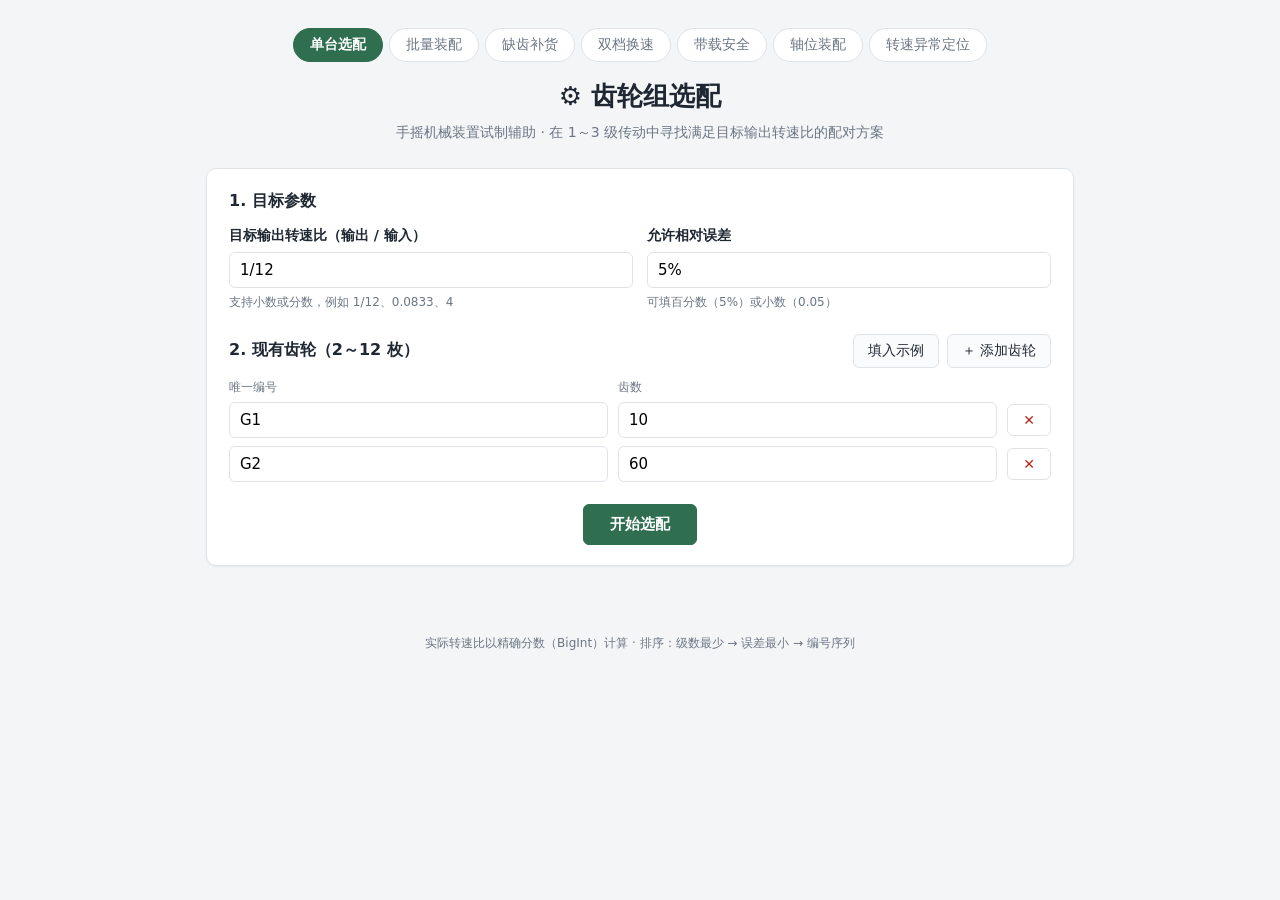
<file: public/index.html>
<!DOCTYPE html>
<html lang="zh-CN">
<head>
  <meta charset="UTF-8" />
  <meta name="viewport" content="width=device-width, initial-scale=1.0" />
  <title>齿轮组选配 · 手摇机械试制</title>
  <link rel="stylesheet" href="styles.css" />
</head>
<body>
  <header class="site-header">
    <nav class="top-nav">
      <a href="/" class="active">单台选配</a>
      <a href="/batch">批量装配</a>
      <a href="/procure">缺齿补货</a>
      <a href="/dual-speed">双档换速</a>
      <a href="/torque">带载安全</a>
      <a href="/layout">轴位装配</a>
      <a href="/diagnose">转速异常定位</a>
    </nav>
    <h1>⚙️ 齿轮组选配</h1>
    <p class="subtitle">手摇机械装置试制辅助 · 在 1～3 级传动中寻找满足目标输出转速比的配对方案</p>
  </header>

  <main>
    <form id="search-form" class="card">
      <section>
        <h2>1. 目标参数</h2>
        <div class="grid two">
          <label class="field">
            <span>目标输出转速比（输出 / 输入）</span>
            <input id="target" name="target" value="1/12" placeholder="如 0.0833 或 1/12" required />
            <small>支持小数或分数，例如 1/12、0.0833、4</small>
          </label>
          <label class="field">
            <span>允许相对误差</span>
            <input id="tolerance" name="tolerance" value="5%" placeholder="如 5% 或 0.05" required />
            <small>可填百分数（5%）或小数（0.05）</small>
          </label>
        </div>
      </section>

      <section>
        <div class="section-head">
          <h2>2. 现有齿轮（2～12 枚）</h2>
          <div class="btn-row">
            <button type="button" id="btn-example" class="btn ghost">填入示例</button>
            <button type="button" id="btn-add" class="btn ghost">＋ 添加齿轮</button>
          </div>
        </div>
        <div class="gear-grid-head">
          <span>唯一编号</span><span>齿数</span><span></span>
        </div>
        <div id="gear-rows"></div>
      </section>

      <div class="actions">
        <button type="submit" class="btn primary">开始选配</button>
      </div>

      <p id="form-error" class="alert error" hidden></p>
    </form>

    <section id="result-panel" class="card" hidden>
      <div class="section-head">
        <h2>3. 选配结果</h2>
        <span id="result-summary" class="summary"></span>
      </div>
      <p id="no-solution" class="alert warn" hidden></p>
      <p id="truncated-note" class="muted" hidden></p>
      <div id="result-list"></div>
    </section>
  </main>

  <footer class="site-footer">
    <span>实际转速比以精确分数（BigInt）计算 · 排序：级数最少 → 误差最小 → 编号序列</span>
  </footer>

  <script src="app.js"></script>
</body>
</html>
</file>
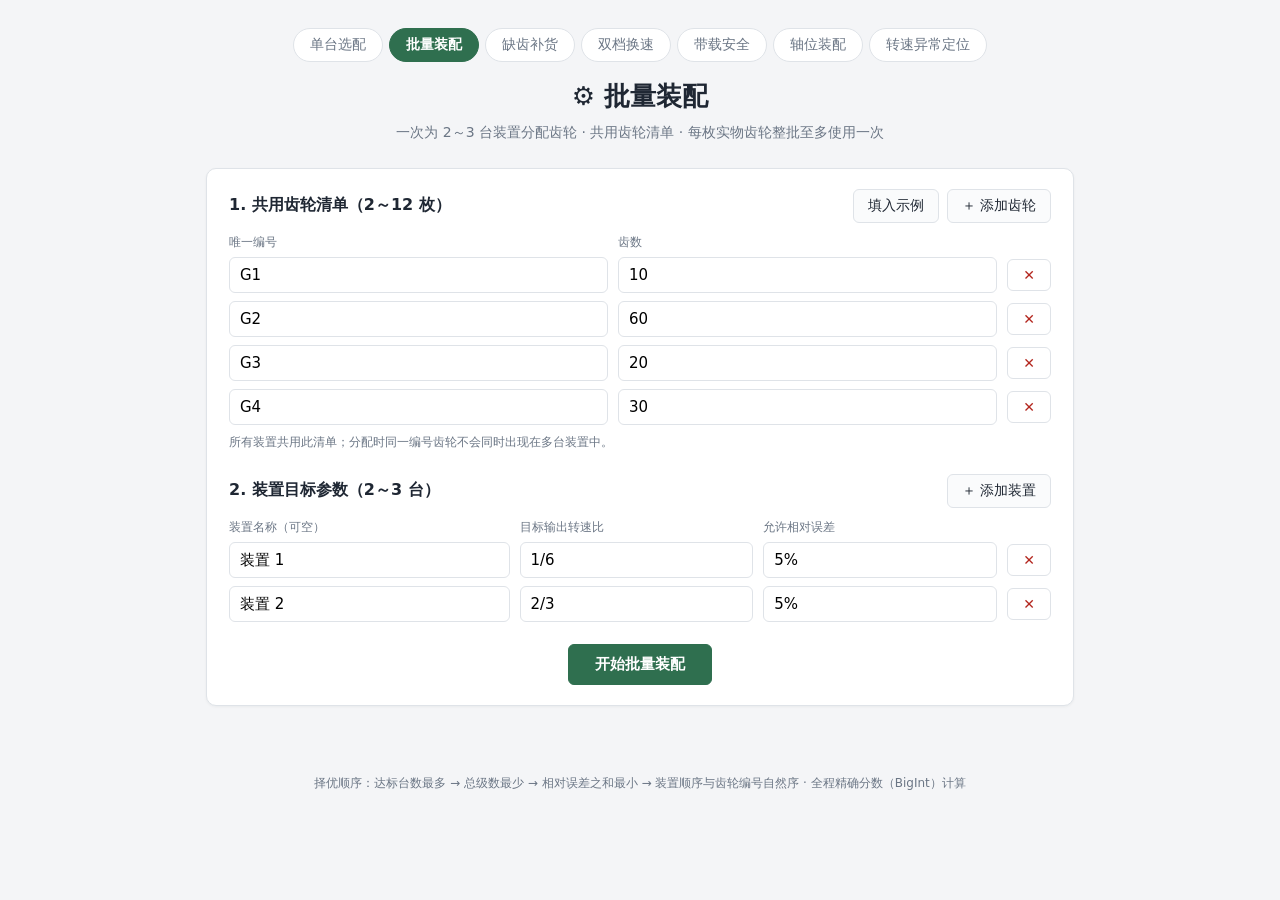
<file: public/batch.html>
<!DOCTYPE html>
<html lang="zh-CN">
<head>
  <meta charset="UTF-8" />
  <meta name="viewport" content="width=device-width, initial-scale=1.0" />
  <title>批量装配 · 齿轮组选配</title>
  <link rel="stylesheet" href="styles.css" />
</head>
<body>
  <header class="site-header">
    <nav class="top-nav">
      <a href="/">单台选配</a>
      <a href="/batch" class="active">批量装配</a>
      <a href="/procure">缺齿补货</a>
      <a href="/dual-speed">双档换速</a>
      <a href="/torque">带载安全</a>
      <a href="/layout">轴位装配</a>
      <a href="/diagnose">转速异常定位</a>
    </nav>
    <h1>⚙️ 批量装配</h1>
    <p class="subtitle">一次为 2～3 台装置分配齿轮 · 共用齿轮清单 · 每枚实物齿轮整批至多使用一次</p>
  </header>

  <main>
    <form id="batch-form" class="card">
      <section>
        <div class="section-head">
          <h2>1. 共用齿轮清单（2～12 枚）</h2>
          <div class="btn-row">
            <button type="button" id="btn-example" class="btn ghost">填入示例</button>
            <button type="button" id="btn-add-gear" class="btn ghost">＋ 添加齿轮</button>
          </div>
        </div>
        <div class="gear-grid-head">
          <span>唯一编号</span><span>齿数</span><span></span>
        </div>
        <div id="gear-rows"></div>
        <p class="muted">所有装置共用此清单；分配时同一编号齿轮不会同时出现在多台装置中。</p>
      </section>

      <section>
        <div class="section-head">
          <h2>2. 装置目标参数（2～3 台）</h2>
          <div class="btn-row">
            <button type="button" id="btn-add-device" class="btn ghost">＋ 添加装置</button>
          </div>
        </div>
        <div class="device-grid-head">
          <span>装置名称（可空）</span><span>目标输出转速比</span><span>允许相对误差</span><span></span>
        </div>
        <div id="device-rows"></div>
      </section>

      <div class="actions">
        <button type="submit" class="btn primary">开始批量装配</button>
      </div>

      <p id="form-error" class="alert error" hidden></p>
    </form>

    <section id="result-panel" class="card" hidden>
      <div class="section-head">
        <h2>3. 批量分配结果</h2>
        <span id="result-summary" class="summary"></span>
      </div>
      <div id="device-results"></div>
      <div id="unused-panel" class="unused-panel">
        <h3>未使用齿轮（<span id="unused-count">0</span> 枚）</h3>
        <div id="unused-list" class="chip-list"></div>
      </div>
    </section>
  </main>

  <footer class="site-footer">
    <span>择优顺序：达标台数最多 → 总级数最少 → 相对误差之和最小 → 装置顺序与齿轮编号自然序 · 全程精确分数（BigInt）计算</span>
  </footer>

  <script src="batch.js"></script>
</body>
</html>
</file>
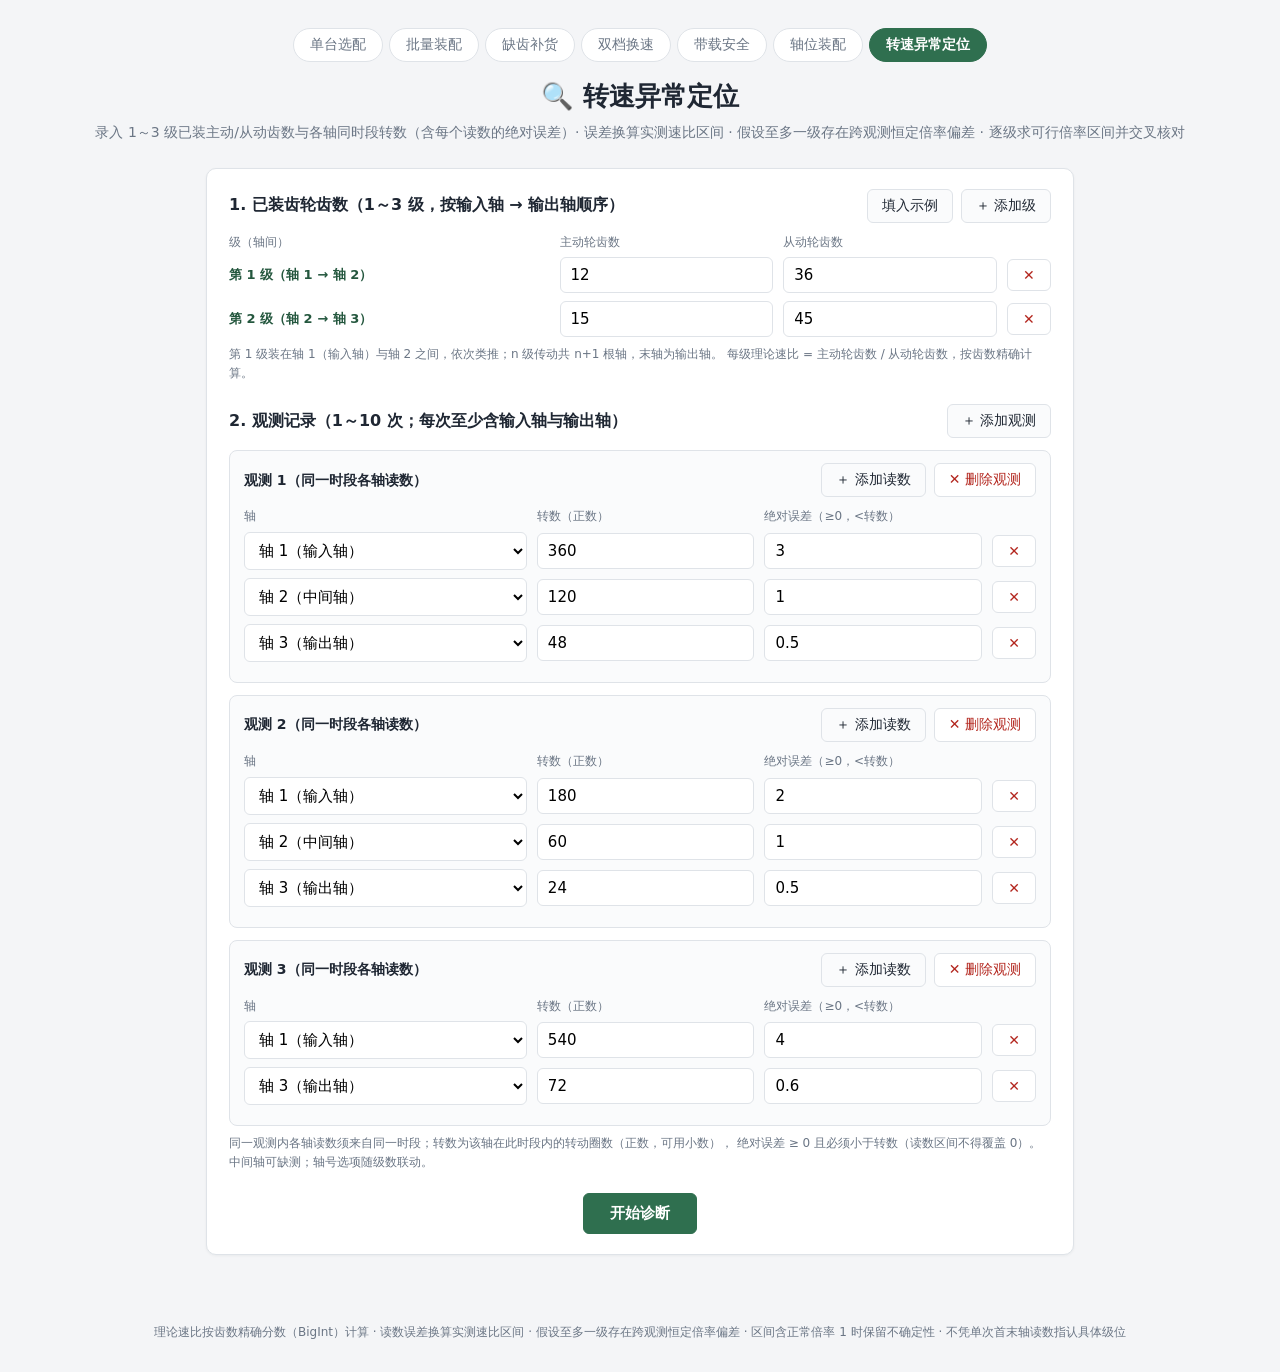
<file: public/diagnose.html>
<!DOCTYPE html>
<html lang="zh-CN">
<head>
  <meta charset="UTF-8" />
  <meta name="viewport" content="width=device-width, initial-scale=1.0" />
  <title>转速异常定位 · 齿轮组选配</title>
  <link rel="stylesheet" href="styles.css" />
</head>
<body>
  <header class="site-header">
    <nav class="top-nav">
      <a href="/">单台选配</a>
      <a href="/batch">批量装配</a>
      <a href="/procure">缺齿补货</a>
      <a href="/dual-speed">双档换速</a>
      <a href="/torque">带载安全</a>
      <a href="/layout">轴位装配</a>
      <a href="/diagnose" class="active">转速异常定位</a>
    </nav>
    <h1>🔍 转速异常定位</h1>
    <p class="subtitle">录入 1～3 级已装主动/从动齿数与各轴同时段转数（含每个读数的绝对误差）· 误差换算实测速比区间 · 假设至多一级存在跨观测恒定倍率偏差 · 逐级求可行倍率区间并交叉核对</p>
  </header>

  <main>
    <form id="diagnose-form" class="card">
      <section>
        <div class="section-head">
          <h2>1. 已装齿轮齿数（1～3 级，按输入轴 → 输出轴顺序）</h2>
          <div class="btn-row">
            <button type="button" id="btn-example" class="btn ghost">填入示例</button>
            <button type="button" id="btn-stage-add" class="btn ghost">＋ 添加级</button>
          </div>
        </div>
        <div class="stage-grid-head">
          <span>级（轴间）</span><span>主动轮齿数</span><span>从动轮齿数</span><span></span>
        </div>
        <div id="stage-rows"></div>
        <p class="muted">
          第 1 级装在轴 1（输入轴）与轴 2 之间，依次类推；n 级传动共 n+1 根轴，末轴为输出轴。
          每级理论速比 = 主动轮齿数 / 从动轮齿数，按齿数精确计算。
        </p>
      </section>

      <section>
        <div class="section-head">
          <h2>2. 观测记录（1～10 次；每次至少含输入轴与输出轴）</h2>
          <div class="btn-row">
            <button type="button" id="btn-obs-add" class="btn ghost">＋ 添加观测</button>
          </div>
        </div>
        <div id="obs-list"></div>
        <p class="muted">
          同一观测内各轴读数须来自同一时段；转数为该轴在此时段内的转动圈数（正数，可用小数），
          绝对误差 ≥ 0 且必须小于转数（读数区间不得覆盖 0）。中间轴可缺测；轴号选项随级数联动。
        </p>
      </section>

      <div class="actions">
        <button type="submit" class="btn primary">开始诊断</button>
      </div>

      <p id="form-error" class="alert error" hidden></p>
    </form>

    <section id="result-panel" class="card" hidden>
      <div class="section-head">
        <h2>3. 诊断结果</h2>
        <span id="result-summary" class="summary"></span>
      </div>
      <p id="verdict-banner" class="alert" hidden></p>
      <div id="theory-panel"></div>
      <div id="obs-panels"></div>
      <div id="candidate-panel"></div>
    </section>
  </main>

  <footer class="site-footer">
    <span>理论速比按齿数精确分数（BigInt）计算 · 读数误差换算实测速比区间 · 假设至多一级存在跨观测恒定倍率偏差 · 区间含正常倍率 1 时保留不确定性 · 不凭单次首末轴读数指认具体级位</span>
  </footer>

  <script src="diagnose.js"></script>
</body>
</html>
</file>
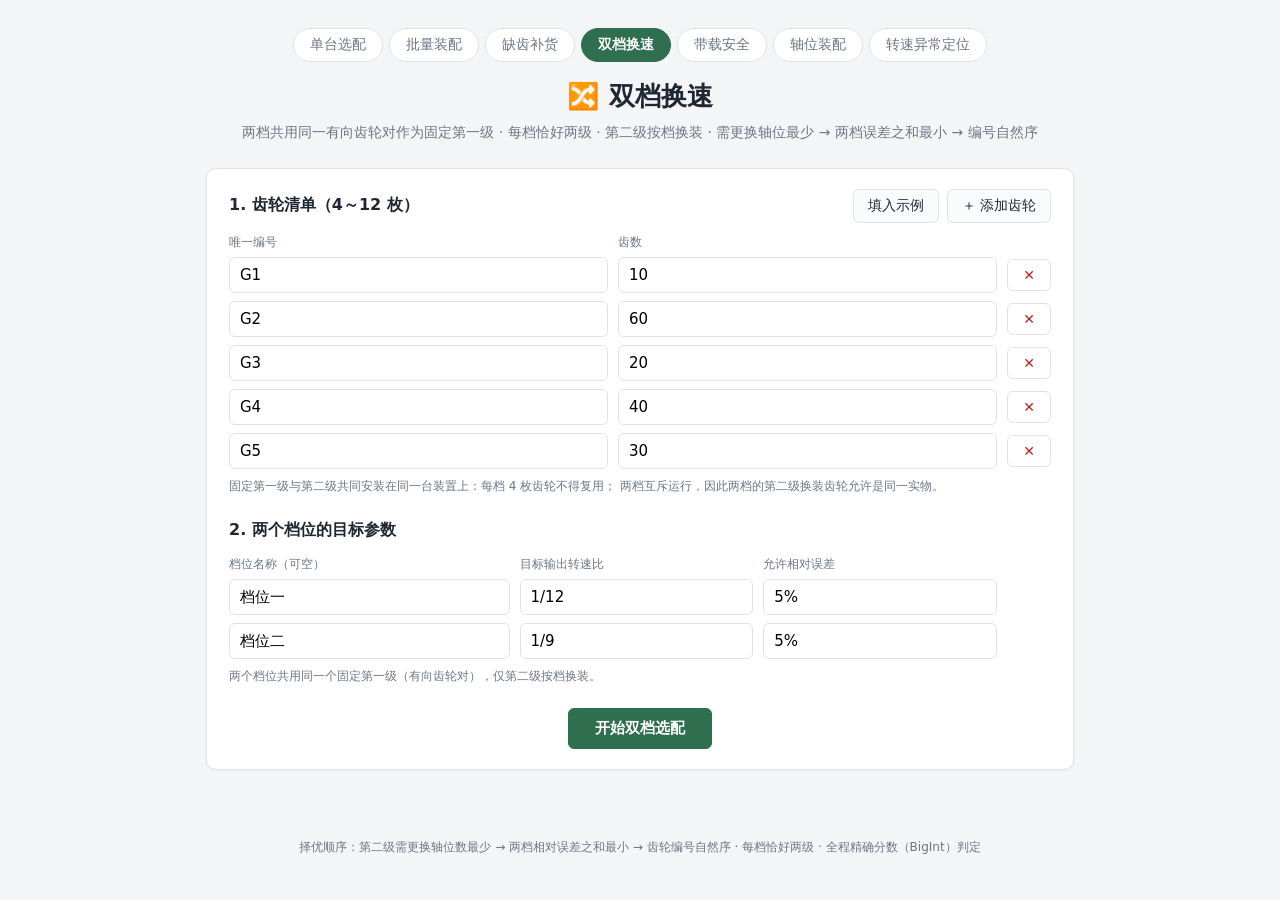
<file: public/dual-speed.html>
<!DOCTYPE html>
<html lang="zh-CN">
<head>
  <meta charset="UTF-8" />
  <meta name="viewport" content="width=device-width, initial-scale=1.0" />
  <title>双档换速 · 齿轮组选配</title>
  <link rel="stylesheet" href="styles.css" />
</head>
<body>
  <header class="site-header">
    <nav class="top-nav">
      <a href="/">单台选配</a>
      <a href="/batch">批量装配</a>
      <a href="/procure">缺齿补货</a>
      <a href="/dual-speed" class="active">双档换速</a>
      <a href="/torque">带载安全</a>
      <a href="/layout">轴位装配</a>
      <a href="/diagnose">转速异常定位</a>
    </nav>
    <h1>🔀 双档换速</h1>
    <p class="subtitle">两档共用同一有向齿轮对作为固定第一级 · 每档恰好两级 · 第二级按档换装 · 需更换轴位最少 → 两档误差之和最小 → 编号自然序</p>
  </header>

  <main>
    <form id="dual-form" class="card">
      <section>
        <div class="section-head">
          <h2>1. 齿轮清单（4～12 枚）</h2>
          <div class="btn-row">
            <button type="button" id="btn-example" class="btn ghost">填入示例</button>
            <button type="button" id="btn-add-gear" class="btn ghost">＋ 添加齿轮</button>
          </div>
        </div>
        <div class="gear-grid-head">
          <span>唯一编号</span><span>齿数</span><span></span>
        </div>
        <div id="gear-rows"></div>
        <p class="muted">
          固定第一级与第二级共同安装在同一台装置上：每档 4 枚齿轮不得复用；
          两档互斥运行，因此两档的第二级换装齿轮允许是同一实物。
        </p>
      </section>

      <section>
        <h2>2. 两个档位的目标参数</h2>
        <div class="device-grid-head">
          <span>档位名称（可空）</span><span>目标输出转速比</span><span>允许相对误差</span><span></span>
        </div>
        <div id="speed-rows"></div>
        <p class="muted">两个档位共用同一个固定第一级（有向齿轮对），仅第二级按档换装。</p>
      </section>

      <div class="actions">
        <button type="submit" class="btn primary">开始双档选配</button>
      </div>

      <p id="form-error" class="alert error" hidden></p>
    </form>

    <section id="result-panel" class="card" hidden>
      <div class="section-head">
        <h2>3. 双档选配结果</h2>
        <span id="result-summary" class="summary"></span>
      </div>
      <p id="result-banner" class="alert" hidden></p>
      <div id="no-solution-detail"></div>

      <div id="result-body" hidden>
        <div id="fixed-panel"></div>

        <h3 class="block-title">两档换装方案</h3>
        <div id="speed-results"></div>

        <div id="change-panel" class="unused-panel"></div>
      </div>
    </section>
  </main>

  <footer class="site-footer">
    <span>择优顺序：第二级需更换轴位数最少 → 两档相对误差之和最小 → 齿轮编号自然序 · 每档恰好两级 · 全程精确分数（BigInt）判定</span>
  </footer>

  <script src="dual-speed.js"></script>
</body>
</html>
</file>
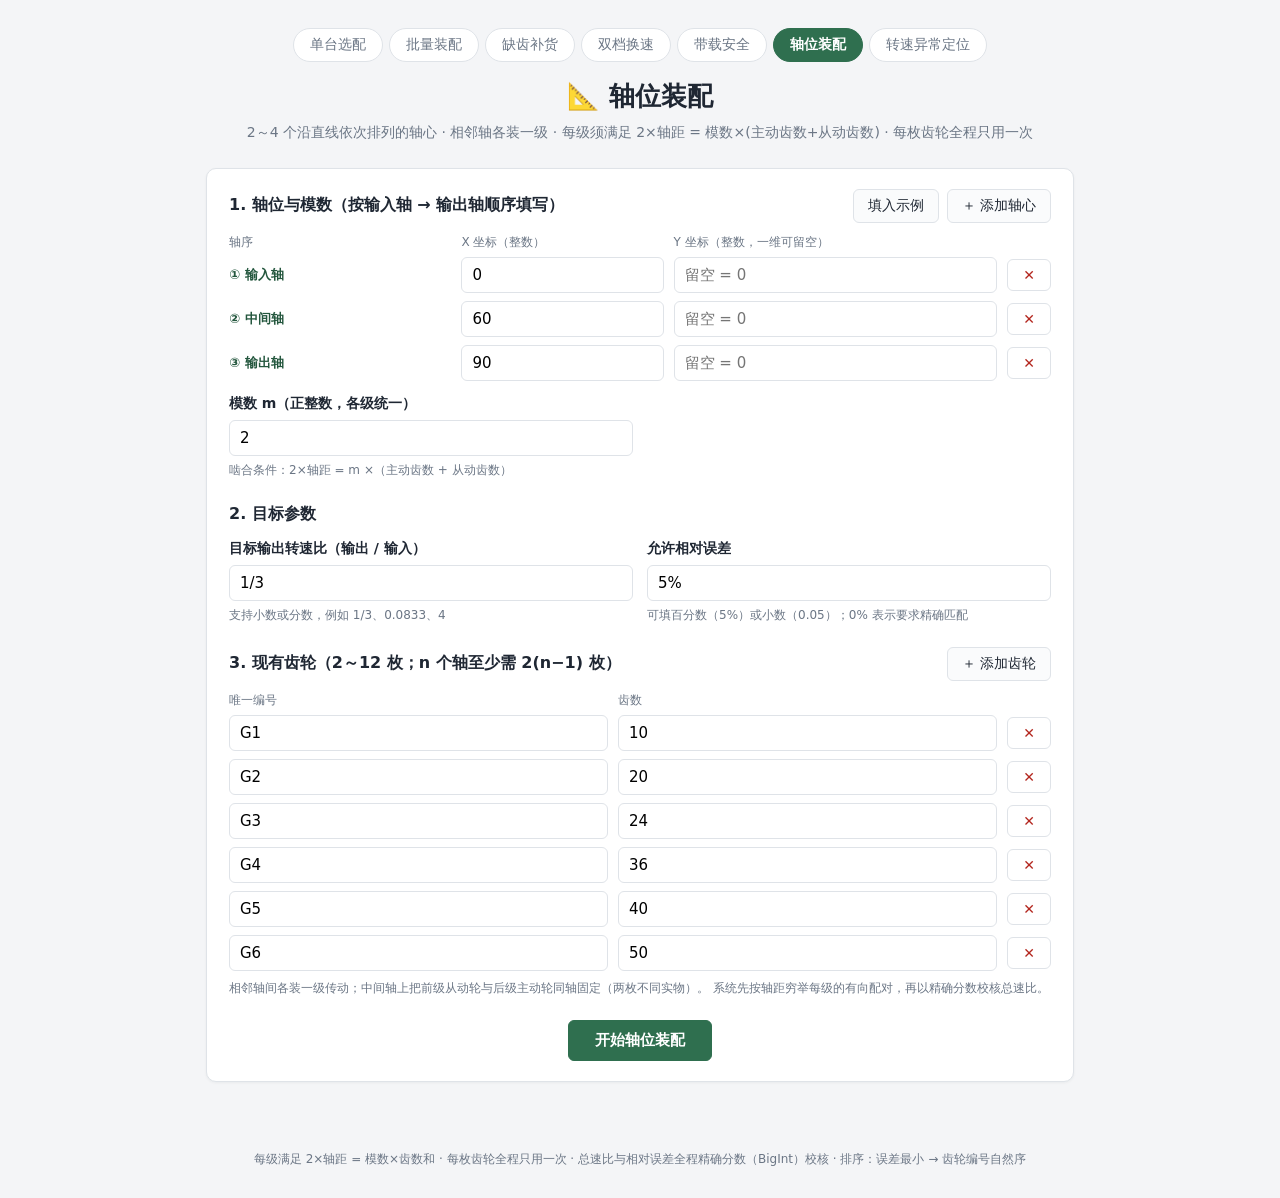
<file: public/layout.html>
<!DOCTYPE html>
<html lang="zh-CN">
<head>
  <meta charset="UTF-8" />
  <meta name="viewport" content="width=device-width, initial-scale=1.0" />
  <title>轴位装配 · 齿轮组选配</title>
  <link rel="stylesheet" href="styles.css" />
</head>
<body>
  <header class="site-header">
    <nav class="top-nav">
      <a href="/">单台选配</a>
      <a href="/batch">批量装配</a>
      <a href="/procure">缺齿补货</a>
      <a href="/dual-speed">双档换速</a>
      <a href="/torque">带载安全</a>
      <a href="/layout" class="active">轴位装配</a>
      <a href="/diagnose">转速异常定位</a>
    </nav>
    <h1>📐 轴位装配</h1>
    <p class="subtitle">2～4 个沿直线依次排列的轴心 · 相邻轴各装一级 · 每级须满足 2×轴距 = 模数×(主动齿数+从动齿数) · 每枚齿轮全程只用一次</p>
  </header>

  <main>
    <form id="layout-form" class="card">
      <section>
        <div class="section-head">
          <h2>1. 轴位与模数（按输入轴 → 输出轴顺序填写）</h2>
          <div class="btn-row">
            <button type="button" id="btn-example" class="btn ghost">填入示例</button>
            <button type="button" id="btn-axis-add" class="btn ghost">＋ 添加轴心</button>
          </div>
        </div>
        <div class="axis-grid-head">
          <span>轴序</span><span>X 坐标（整数）</span><span>Y 坐标（整数，一维可留空）</span><span></span>
        </div>
        <div id="axis-rows"></div>
        <div class="grid two" style="margin-top:12px;">
          <label class="field">
            <span>模数 m（正整数，各级统一）</span>
            <input id="module" name="module" type="number" min="1" max="100000" step="1" value="2" required />
            <small>啮合条件：2×轴距 = m ×（主动齿数 + 从动齿数）</small>
          </label>
        </div>
      </section>

      <section>
        <h2>2. 目标参数</h2>
        <div class="grid two">
          <label class="field">
            <span>目标输出转速比（输出 / 输入）</span>
            <input id="target" name="target" value="1/3" placeholder="如 0.0833 或 1/12" required />
            <small>支持小数或分数，例如 1/3、0.0833、4</small>
          </label>
          <label class="field">
            <span>允许相对误差</span>
            <input id="tolerance" name="tolerance" value="5%" placeholder="如 5% 或 0.05" required />
            <small>可填百分数（5%）或小数（0.05）；0% 表示要求精确匹配</small>
          </label>
        </div>
      </section>

      <section>
        <div class="section-head">
          <h2>3. 现有齿轮（2～12 枚；n 个轴至少需 2(n−1) 枚）</h2>
          <div class="btn-row">
            <button type="button" id="btn-gear-add" class="btn ghost">＋ 添加齿轮</button>
          </div>
        </div>
        <div class="gear-grid-head">
          <span>唯一编号</span><span>齿数</span><span></span>
        </div>
        <div id="gear-rows"></div>
        <p class="muted">
          相邻轴间各装一级传动；中间轴上把前级从动轮与后级主动轮同轴固定（两枚不同实物）。
          系统先按轴距穷举每级的有向配对，再以精确分数校核总速比。
        </p>
      </section>

      <div class="actions">
        <button type="submit" class="btn primary">开始轴位装配</button>
      </div>

      <p id="form-error" class="alert error" hidden></p>
    </form>

    <section id="result-panel" class="card" hidden>
      <div class="section-head">
        <h2>4. 装配结果</h2>
        <span id="result-summary" class="summary"></span>
      </div>
      <p id="no-solution" class="alert" hidden></p>
      <div id="geometry-panel"></div>
      <div id="result-detail"></div>
    </section>
  </main>

  <footer class="site-footer">
    <span>每级满足 2×轴距 = 模数×齿数和 · 每枚齿轮全程只用一次 · 总速比与相对误差全程精确分数（BigInt）校核 · 排序：误差最小 → 齿轮编号自然序</span>
  </footer>

  <script src="layout.js"></script>
</body>
</html>
</file>
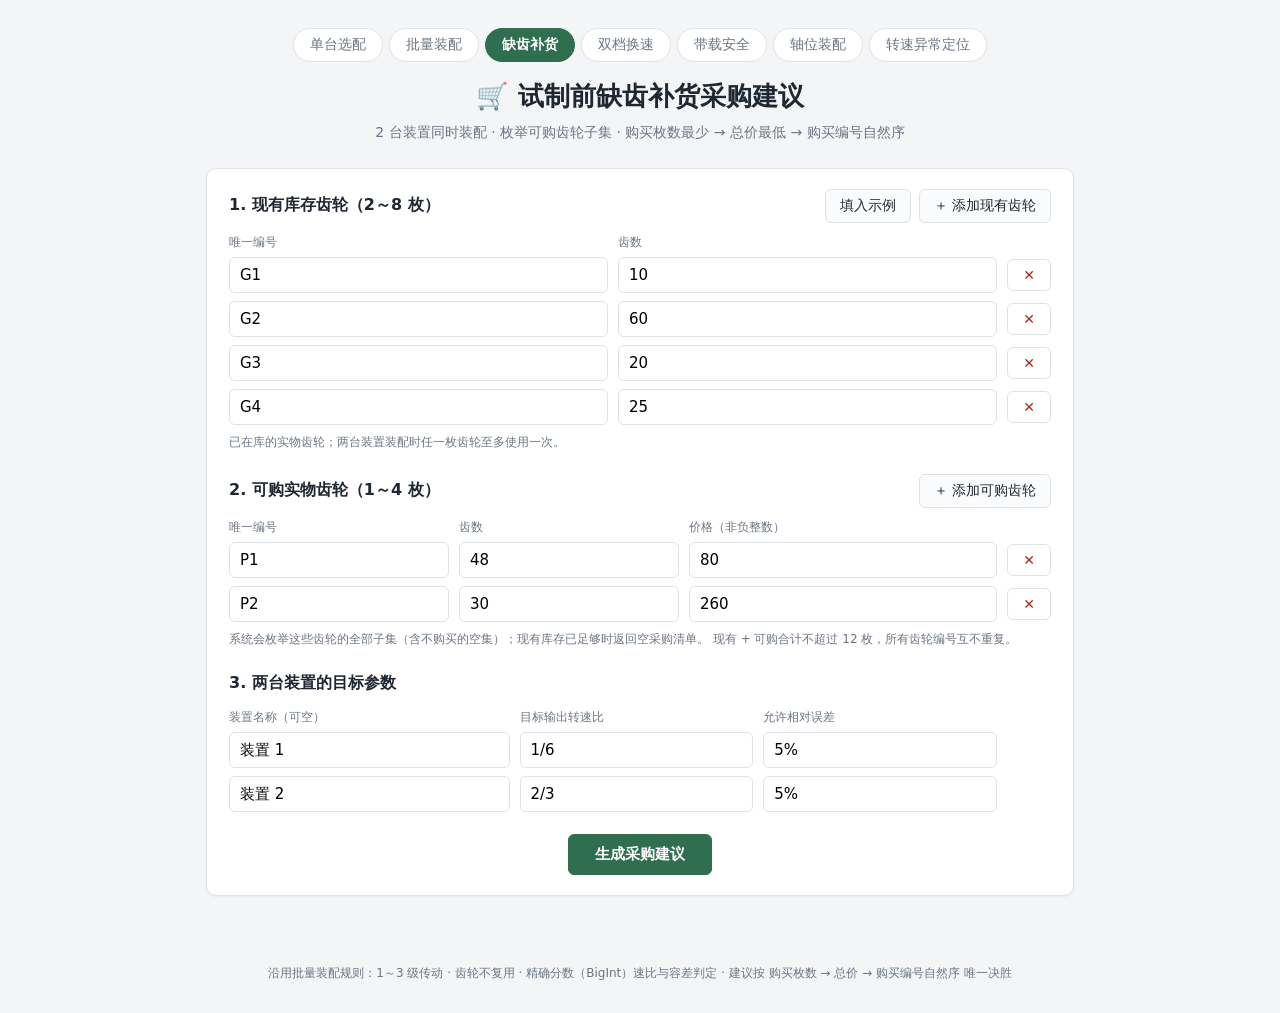
<file: public/procure.html>
<!DOCTYPE html>
<html lang="zh-CN">
<head>
  <meta charset="UTF-8" />
  <meta name="viewport" content="width=device-width, initial-scale=1.0" />
  <title>缺齿补货采购建议 · 齿轮组选配</title>
  <link rel="stylesheet" href="styles.css" />
</head>
<body>
  <header class="site-header">
    <nav class="top-nav">
      <a href="/">单台选配</a>
      <a href="/batch">批量装配</a>
      <a href="/procure" class="active">缺齿补货</a>
      <a href="/dual-speed">双档换速</a>
      <a href="/torque">带载安全</a>
      <a href="/layout">轴位装配</a>
      <a href="/diagnose">转速异常定位</a>
    </nav>
    <h1>🛒 试制前缺齿补货采购建议</h1>
    <p class="subtitle">2 台装置同时装配 · 枚举可购齿轮子集 · 购买枚数最少 → 总价最低 → 购买编号自然序</p>
  </header>

  <main>
    <form id="procure-form" class="card">
      <section>
        <div class="section-head">
          <h2>1. 现有库存齿轮（2～8 枚）</h2>
          <div class="btn-row">
            <button type="button" id="btn-example" class="btn ghost">填入示例</button>
            <button type="button" id="btn-add-existing" class="btn ghost">＋ 添加现有齿轮</button>
          </div>
        </div>
        <div class="gear-grid-head">
          <span>唯一编号</span><span>齿数</span><span></span>
        </div>
        <div id="existing-rows"></div>
        <p class="muted">已在库的实物齿轮；两台装置装配时任一枚齿轮至多使用一次。</p>
      </section>

      <section>
        <div class="section-head">
          <h2>2. 可购实物齿轮（1～4 枚）</h2>
          <div class="btn-row">
            <button type="button" id="btn-add-buyable" class="btn ghost">＋ 添加可购齿轮</button>
          </div>
        </div>
        <div class="buyable-grid-head">
          <span>唯一编号</span><span>齿数</span><span>价格（非负整数）</span><span></span>
        </div>
        <div id="buyable-rows"></div>
        <p class="muted">
          系统会枚举这些齿轮的全部子集（含不购买的空集）；现有库存已足够时返回空采购清单。
          现有 + 可购合计不超过 12 枚，所有齿轮编号互不重复。
        </p>
      </section>

      <section>
        <h2>3. 两台装置的目标参数</h2>
        <div class="device-grid-head">
          <span>装置名称（可空）</span><span>目标输出转速比</span><span>允许相对误差</span><span></span>
        </div>
        <div id="device-rows"></div>
      </section>

      <div class="actions">
        <button type="submit" class="btn primary">生成采购建议</button>
      </div>

      <p id="form-error" class="alert error" hidden></p>
    </form>

    <section id="result-panel" class="card" hidden>
      <div class="section-head">
        <h2>4. 采购建议</h2>
        <span id="result-summary" class="summary"></span>
      </div>
      <p id="result-banner" class="alert" hidden></p>

      <div id="purchase-panel" hidden>
        <h3 class="block-title">建议购买清单（<span id="purchase-count">0</span> 枚，合计 <span id="purchase-price">0</span>）</h3>
        <div id="purchase-list" class="chip-list"></div>
      </div>

      <div id="device-results"></div>

      <div id="unused-panel" class="unused-panel" hidden>
        <h3>未使用齿轮（<span id="unused-count">0</span> 枚）</h3>
        <div id="unused-list" class="chip-list"></div>
      </div>
    </section>
  </main>

  <footer class="site-footer">
    <span>沿用批量装配规则：1～3 级传动 · 齿轮不复用 · 精确分数（BigInt）速比与容差判定 · 建议按 购买枚数 → 总价 → 购买编号自然序 唯一决胜</span>
  </footer>

  <script src="procure.js"></script>
</body>
</html>
</file>
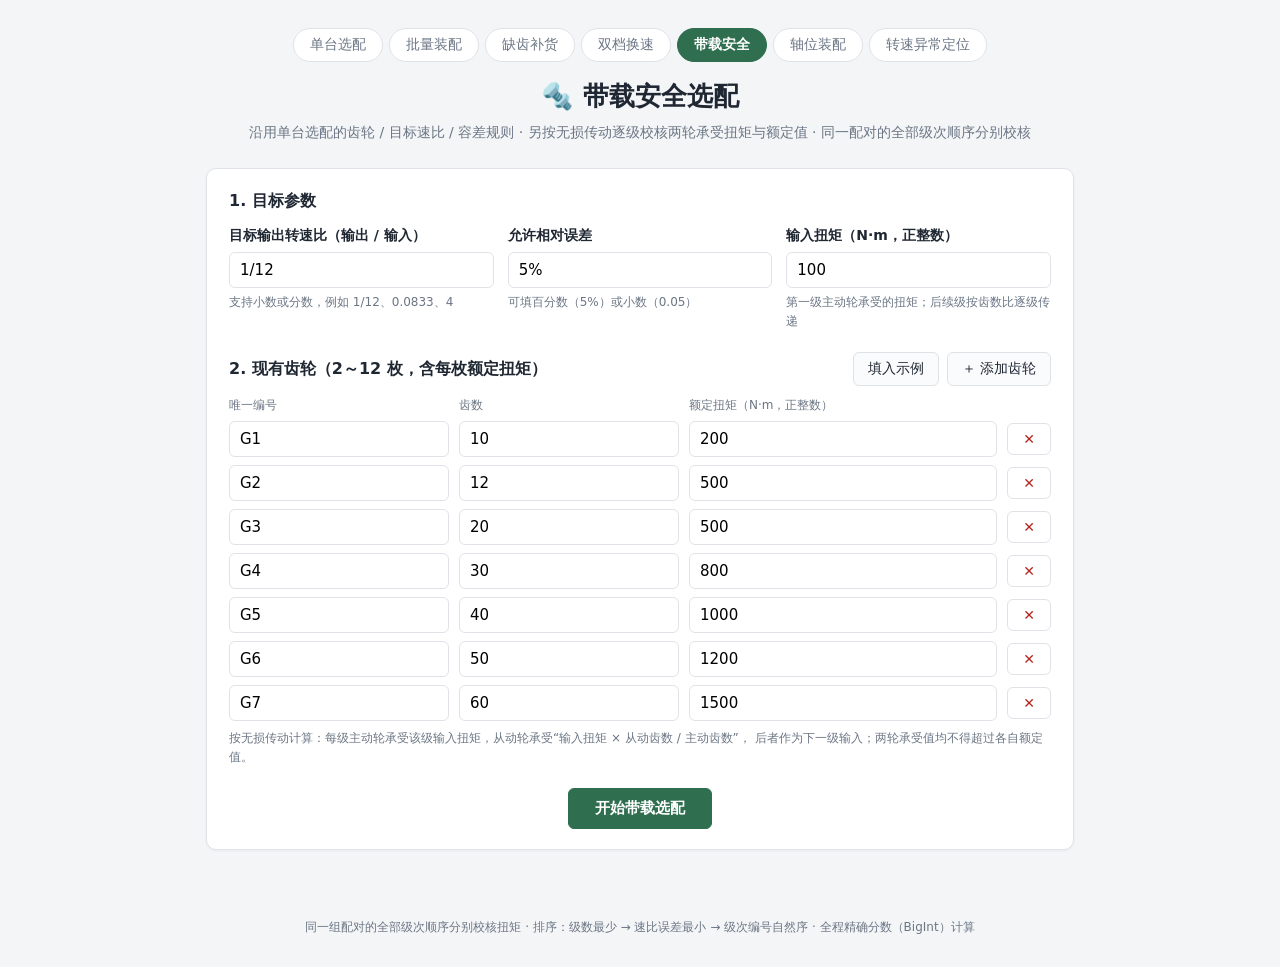
<file: public/torque.html>
<!DOCTYPE html>
<html lang="zh-CN">
<head>
  <meta charset="UTF-8" />
  <meta name="viewport" content="width=device-width, initial-scale=1.0" />
  <title>带载安全选配 · 齿轮组选配</title>
  <link rel="stylesheet" href="styles.css" />
</head>
<body>
  <header class="site-header">
    <nav class="top-nav">
      <a href="/">单台选配</a>
      <a href="/batch">批量装配</a>
      <a href="/procure">缺齿补货</a>
      <a href="/dual-speed">双档换速</a>
      <a href="/torque" class="active">带载安全</a>
      <a href="/layout">轴位装配</a>
      <a href="/diagnose">转速异常定位</a>
    </nav>
    <h1>🔩 带载安全选配</h1>
    <p class="subtitle">沿用单台选配的齿轮 / 目标速比 / 容差规则 · 另按无损传动逐级校核两轮承受扭矩与额定值 · 同一配对的全部级次顺序分别校核</p>
  </header>

  <main>
    <form id="torque-form" class="card">
      <section>
        <h2>1. 目标参数</h2>
        <div class="grid three">
          <label class="field">
            <span>目标输出转速比（输出 / 输入）</span>
            <input id="target" name="target" value="1/12" placeholder="如 0.0833 或 1/12" required />
            <small>支持小数或分数，例如 1/12、0.0833、4</small>
          </label>
          <label class="field">
            <span>允许相对误差</span>
            <input id="tolerance" name="tolerance" value="5%" placeholder="如 5% 或 0.05" required />
            <small>可填百分数（5%）或小数（0.05）</small>
          </label>
          <label class="field">
            <span>输入扭矩（N·m，正整数）</span>
            <input id="input-torque" name="inputTorque" type="number" min="1" max="1000000000000" step="1" value="100" required />
            <small>第一级主动轮承受的扭矩；后续级按齿数比逐级传递</small>
          </label>
        </div>
      </section>

      <section>
        <div class="section-head">
          <h2>2. 现有齿轮（2～12 枚，含每枚额定扭矩）</h2>
          <div class="btn-row">
            <button type="button" id="btn-example" class="btn ghost">填入示例</button>
            <button type="button" id="btn-add" class="btn ghost">＋ 添加齿轮</button>
          </div>
        </div>
        <div class="rated-grid-head">
          <span>唯一编号</span><span>齿数</span><span>额定扭矩（N·m，正整数）</span><span></span>
        </div>
        <div id="gear-rows"></div>
        <p class="muted">
          按无损传动计算：每级主动轮承受该级输入扭矩，从动轮承受“输入扭矩 × 从动齿数 / 主动齿数”，
          后者作为下一级输入；两轮承受值均不得超过各自额定值。
        </p>
      </section>

      <div class="actions">
        <button type="submit" class="btn primary">开始带载选配</button>
      </div>

      <p id="form-error" class="alert error" hidden></p>
    </form>

    <section id="result-panel" class="card" hidden>
      <div class="section-head">
        <h2>3. 带载选配结果</h2>
        <span id="result-summary" class="summary"></span>
      </div>
      <p id="no-solution" class="alert" hidden></p>
      <p id="truncated-note" class="muted" hidden></p>
      <div id="result-list"></div>
    </section>
  </main>

  <footer class="site-footer">
    <span>同一组配对的全部级次顺序分别校核扭矩 · 排序：级数最少 → 速比误差最小 → 级次编号自然序 · 全程精确分数（BigInt）计算</span>
  </footer>

  <script src="torque.js"></script>
</body>
</html>
</file>
<file: public/styles.css>
:root {
  --bg: #f4f5f7;
  --card: #ffffff;
  --ink: #1f2733;
  --muted: #6b7685;
  --line: #dfe3e8;
  --brand: #2f6f4f;
  --brand-dark: #24573e;
  --accent: #e8f3ec;
  --danger: #b3261e;
  --danger-bg: #fdecea;
  --warn: #8a5a00;
  --warn-bg: #fff6e0;
  --radius: 10px;
}

* { box-sizing: border-box; }

body {
  margin: 0;
  font-family: "PingFang SC", "Microsoft YaHei", "Noto Sans CJK SC", system-ui, sans-serif;
  background: var(--bg);
  color: var(--ink);
  line-height: 1.55;
}

.site-header {
  padding: 28px 20px 12px;
  text-align: center;
}
.site-header h1 { margin: 0 0 6px; font-size: 26px; }
.subtitle { margin: 0; color: var(--muted); font-size: 14px; }

.top-nav {
  display: flex;
  justify-content: center;
  gap: 6px;
  margin-bottom: 14px;
}
.top-nav a {
  padding: 5px 16px;
  border-radius: 999px;
  border: 1px solid var(--line);
  background: #fff;
  color: var(--muted);
  text-decoration: none;
  font-size: 14px;
}
.top-nav a:hover { border-color: #b9c1cc; color: var(--ink); }
.top-nav a.active {
  background: var(--brand);
  border-color: var(--brand);
  color: #fff;
  font-weight: 600;
}

main {
  max-width: 900px;
  margin: 0 auto;
  padding: 12px 16px 40px;
}

.card {
  background: var(--card);
  border: 1px solid var(--line);
  border-radius: var(--radius);
  padding: 20px 22px;
  margin-bottom: 18px;
  box-shadow: 0 1px 3px rgba(20, 30, 40, 0.05);
}

h2 { font-size: 16px; margin: 0 0 12px; }

.grid.two {
  display: grid;
  grid-template-columns: 1fr 1fr;
  gap: 14px;
}
.grid.three {
  display: grid;
  grid-template-columns: 1fr 1fr 1fr;
  gap: 14px;
}
@media (max-width: 640px) {
  .grid.two, .grid.three { grid-template-columns: 1fr; }
}

.field { display: flex; flex-direction: column; gap: 5px; }
.field > span { font-size: 14px; font-weight: 600; }
.field small { color: var(--muted); font-size: 12px; }

input[type="text"], input[type="number"], input:not([type]), select {
  width: 100%;
  padding: 8px 10px;
  border: 1px solid var(--line);
  border-radius: 6px;
  font-size: 15px;
  font-family: inherit;
  background: #fff;
}
input:focus { outline: 2px solid var(--brand); outline-offset: 0; border-color: var(--brand); }

section + section { margin-top: 22px; }

.section-head {
  display: flex;
  align-items: center;
  justify-content: space-between;
  gap: 12px;
  flex-wrap: wrap;
}
.section-head h2 { margin: 0; }

.btn-row { display: flex; gap: 8px; }

.btn {
  border-radius: 6px;
  padding: 7px 14px;
  font-size: 14px;
  cursor: pointer;
  border: 1px solid var(--line);
  background: #fff;
  color: var(--ink);
  font-family: inherit;
}
.btn:hover { border-color: #b9c1cc; }
.btn.ghost { background: #fafbfc; }
.btn.primary {
  background: var(--brand);
  border-color: var(--brand);
  color: #fff;
  font-weight: 600;
  padding: 10px 26px;
  font-size: 15px;
}
.btn.primary:hover { background: var(--brand-dark); }
.btn.danger-ghost { color: var(--danger); }

.gear-grid-head,
.gear-row {
  display: grid;
  grid-template-columns: 1fr 1fr 44px;
  gap: 10px;
  align-items: center;
}
.gear-grid-head {
  margin: 10px 0 6px;
  font-size: 12px;
  color: var(--muted);
}
.gear-row { margin-bottom: 8px; }

.actions { margin-top: 22px; text-align: center; }

.alert {
  margin-top: 14px;
  padding: 10px 14px;
  border-radius: 6px;
  font-size: 14px;
}
.alert.error { background: var(--danger-bg); color: var(--danger); border: 1px solid #f3c2bd; }
.alert.warn { background: var(--warn-bg); color: var(--warn); border: 1px solid #f0ddaa; }
.alert.ok { background: var(--accent); color: var(--brand-dark); border: 1px solid #a9d3bb; }

.muted { color: var(--muted); font-size: 12px; margin: 8px 0 0; }

.summary { font-size: 13px; color: var(--muted); }

.solution {
  border: 1px solid var(--line);
  border-radius: 8px;
  padding: 14px 16px;
  margin-top: 12px;
}
.solution.best { border-color: var(--brand); background: var(--accent); }

.solution-head {
  display: flex;
  justify-content: space-between;
  align-items: baseline;
  gap: 10px;
  flex-wrap: wrap;
  margin-bottom: 8px;
}
.solution-title { font-weight: 700; font-size: 15px; }
.badge {
  display: inline-block;
  font-size: 12px;
  font-weight: 600;
  padding: 1px 8px;
  border-radius: 999px;
  background: var(--brand);
  color: #fff;
  margin-right: 6px;
}
.solution-meta { font-size: 13px; color: var(--muted); }
.solution-meta strong { color: var(--ink); }

table.pairs { width: 100%; border-collapse: collapse; margin-top: 6px; font-size: 14px; }
table.pairs th, table.pairs td {
  border: 1px solid var(--line);
  padding: 6px 10px;
  text-align: center;
}
table.pairs th { background: #f0f2f5; font-weight: 600; }
.gear-id { font-family: ui-monospace, SFMono-Regular, Menlo, Consolas, monospace; }
.frac { font-family: ui-monospace, SFMono-Regular, Menlo, Consolas, monospace; white-space: nowrap; }

.site-footer {
  text-align: center;
  color: var(--muted);
  font-size: 12px;
  padding: 10px 0 30px;
}

/* ---------------- 批量装配 ---------------- */

.device-grid-head,
.device-row {
  display: grid;
  grid-template-columns: 1.2fr 1fr 1fr 44px;
  gap: 10px;
  align-items: center;
}
.device-grid-head {
  margin: 10px 0 6px;
  font-size: 12px;
  color: var(--muted);
}
.device-row { margin-bottom: 8px; }
@media (max-width: 640px) {
  .device-grid-head,
  .device-row { grid-template-columns: 1fr 1fr; }
}

.solution.miss { border-color: #e5c07b; background: var(--warn-bg); }

.badge.badge-ok { background: var(--brand); }
.badge.badge-miss {
  background: var(--warn);
}

.unused-panel { margin-top: 18px; }
.unused-panel h3 { font-size: 14px; margin: 0 0 8px; }
.chip-list { display: flex; flex-wrap: wrap; gap: 8px; }
.chip {
  display: inline-block;
  padding: 3px 12px;
  border-radius: 999px;
  border: 1px solid var(--line);
  background: #fafbfc;
  font-size: 13px;
  font-family: ui-monospace, SFMono-Regular, Menlo, Consolas, monospace;
}
.chip-buy {
  border-color: var(--brand);
  background: var(--accent);
  color: var(--brand-dark);
  font-weight: 600;
}

/* ---------------- 缺齿补货采购建议 ---------------- */

.buyable-grid-head,
.buyable-row {
  display: grid;
  grid-template-columns: 1fr 1fr 1.4fr 44px;
  gap: 10px;
  align-items: center;
}
.buyable-grid-head {
  margin: 10px 0 6px;
  font-size: 12px;
  color: var(--muted);
}
.buyable-row { margin-bottom: 8px; }
@media (max-width: 640px) {
  .buyable-grid-head,
  .buyable-row { grid-template-columns: 1fr 1fr; }
}

.block-title { font-size: 14px; margin: 16px 0 8px; }

/* ---------------- 带载安全选配 ---------------- */

.rated-grid-head,
.rated-row {
  display: grid;
  grid-template-columns: 1fr 1fr 1.4fr 44px;
  gap: 10px;
  align-items: center;
}
.rated-grid-head {
  margin: 10px 0 6px;
  font-size: 12px;
  color: var(--muted);
}
.rated-row { margin-bottom: 8px; }
@media (max-width: 640px) {
  .rated-grid-head,
  .rated-row { grid-template-columns: 1fr 1fr; }
}

table.torque-table th, table.torque-table td { text-align: left; vertical-align: middle; }
.torque-val { font-size: 13px; white-space: nowrap; }
.torque-rated { color: var(--muted); font-size: 12px; margin-top: 2px; }
.badge.badge-limit {
  background: var(--warn);
  font-size: 11px;
  padding: 0 6px;
}

/* ---------------- 轴位装配 ---------------- */

.axis-grid-head,
.axis-row {
  display: grid;
  grid-template-columns: 1.1fr 1fr 1.6fr 44px;
  gap: 10px;
  align-items: center;
}
.axis-grid-head {
  margin: 10px 0 6px;
  font-size: 12px;
  color: var(--muted);
}
.axis-row { margin-bottom: 8px; }
.axis-index { font-size: 13px; font-weight: 600; color: var(--brand-dark); white-space: nowrap; }
@media (max-width: 640px) {
  .axis-grid-head,
  .axis-row { grid-template-columns: 1fr 1fr; }
}

.meshing-no { color: var(--danger); font-weight: 600; }

.shafts-panel { margin-top: 16px; }
table.shaft-table th, table.shaft-table td { text-align: left; vertical-align: middle; }
.mount-cell { min-width: 240px; }
.mount-item { padding: 2px 0; }
.mount-item + .mount-item { border-top: 1px dashed var(--line); }

.solution.best-warn { border-color: #e5c07b; background: var(--warn-bg); }
.badge.badge-warn { background: var(--warn); }

/* ---------------- 转速异常定位 ---------------- */

.stage-grid-head,
.stage-row {
  display: grid;
  grid-template-columns: 1.5fr 1fr 1fr 44px;
  gap: 10px;
  align-items: center;
}
.stage-grid-head {
  margin: 10px 0 6px;
  font-size: 12px;
  color: var(--muted);
}
.stage-row { margin-bottom: 8px; }
.stage-index { font-size: 13px; font-weight: 600; color: var(--brand-dark); white-space: nowrap; }

.obs-block {
  border: 1px solid var(--line);
  border-radius: 8px;
  padding: 12px 14px;
  margin-top: 12px;
  background: #fafbfc;
}
.obs-head {
  display: flex;
  align-items: center;
  justify-content: space-between;
  gap: 10px;
  flex-wrap: wrap;
}
.obs-title { font-weight: 700; font-size: 14px; }

.reading-grid-head,
.reading-row {
  display: grid;
  grid-template-columns: 1.3fr 1fr 1fr 44px;
  gap: 10px;
  align-items: center;
}
.reading-grid-head {
  margin: 10px 0 6px;
  font-size: 12px;
  color: var(--muted);
}
.reading-row { margin-bottom: 8px; }
@media (max-width: 640px) {
  .stage-grid-head, .stage-row,
  .reading-grid-head, .reading-row { grid-template-columns: 1fr 1fr; }
}

.obs-result { margin-top: 16px; }
.seg-ok { color: var(--brand-dark); font-weight: 600; }
.candidate-hit { background: var(--accent); }
table.candidate-table td.cross-cell { text-align: left; }
</file>
